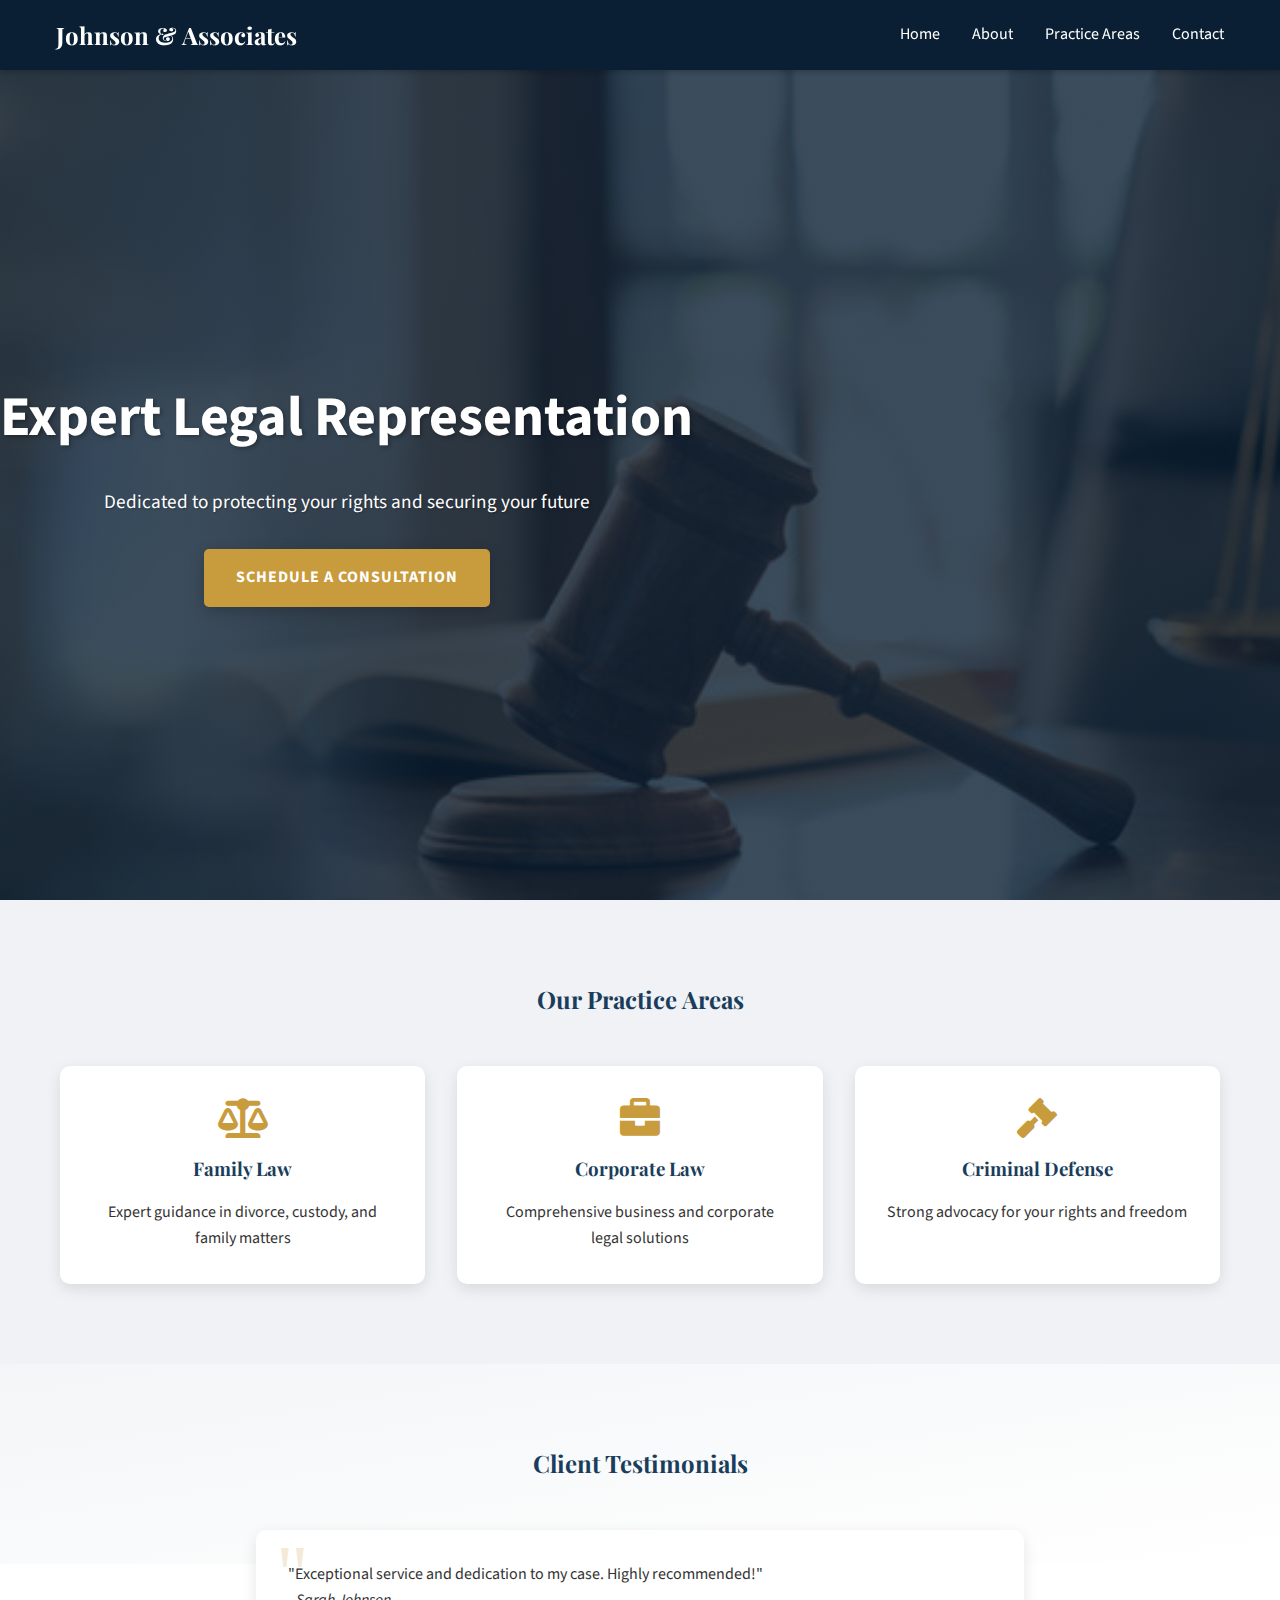
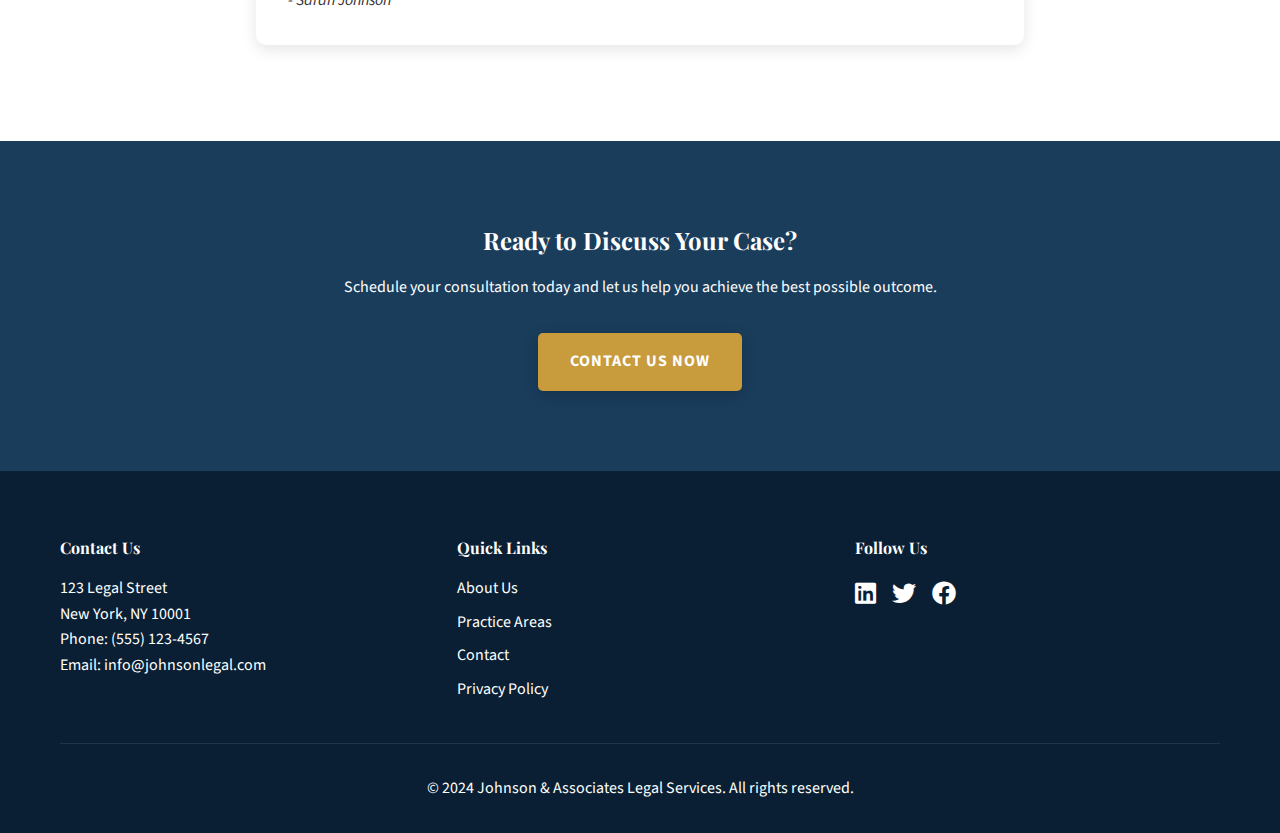
<file: index.html>
<!DOCTYPE html>
<html lang="en">
<head>
    <meta charset="UTF-8">
    <meta name="viewport" content="width=device-width, initial-scale=1.0">
    <meta name="description" content="Expert legal representation with a focus on client success. Schedule your consultation today.">
    <title>Johnson & Associates Legal Services</title>
    <link rel="stylesheet" href="css/style.css">
    <link rel="stylesheet" href="https://cdnjs.cloudflare.com/ajax/libs/font-awesome/6.0.0/css/all.min.css">
    <link href="https://fonts.googleapis.com/css2?family=Playfair+Display:wght@400;700&family=Source+Sans+Pro:wght@300;400;600&display=swap" rel="stylesheet">
</head>
<body>
    <header class="header">
        <nav class="nav-container">
            <div class="logo">
                <a href="index.html">Johnson & Associates</a>
            </div>
            <button class="mobile-menu-toggle" aria-label="Toggle Menu">
                <span></span>
                <span></span>
                <span></span>
            </button>
            <ul class="nav-links">
                <li><a href="index.html" class="active">Home</a></li>
                <li><a href="about.html">About</a></li>
                <li><a href="practice-areas.html">Practice Areas</a></li>
                <li><a href="contact.html">Contact</a></li>
            </ul>
        </nav>
    </header>

    <main>
        <section class="hero">
            <div class="hero-content">
                <h1>Expert Legal Representation</h1>
                <p>Dedicated to protecting your rights and securing your future</p>
                <a href="contact.html" class="cta-button">Schedule a Consultation</a>
            </div>
        </section>

        <section class="services">
            <div class="container">
                <h2>Our Practice Areas</h2>
                <div class="services-grid">
                    <div class="service-card">
                        <i class="fas fa-balance-scale"></i>
                        <h3>Family Law</h3>
                        <p>Expert guidance in divorce, custody, and family matters</p>
                    </div>
                    <div class="service-card">
                        <i class="fas fa-briefcase"></i>
                        <h3>Corporate Law</h3>
                        <p>Comprehensive business and corporate legal solutions</p>
                    </div>
                    <div class="service-card">
                        <i class="fas fa-gavel"></i>
                        <h3>Criminal Defense</h3>
                        <p>Strong advocacy for your rights and freedom</p>
                    </div>
                </div>
            </div>
        </section>

        <section class="testimonials">
            <div class="container">
                <h2>Client Testimonials</h2>
                <div class="testimonials-slider">
                    <div class="testimonial">
                        <p>"Exceptional service and dedication to my case. Highly recommended!"</p>
                        <cite>- Sarah Johnson</cite>
                    </div>
                    <div class="testimonial">
                        <p>"Professional, knowledgeable, and truly cares about clients."</p>
                        <cite>- Michael Smith</cite>
                    </div>
                </div>
            </div>
        </section>

        <section class="cta-section">
            <div class="container">
                <h2>Ready to Discuss Your Case?</h2>
                <p>Schedule your consultation today and let us help you achieve the best possible outcome.</p>
                <a href="contact.html" class="cta-button">Contact Us Now</a>
            </div>
        </section>
    </main>

    <footer class="footer">
        <div class="container">
            <div class="footer-content">
                <div class="footer-section">
                    <h4>Contact Us</h4>
                    <p>123 Legal Street</p>
                    <p>New York, NY 10001</p>
                    <p>Phone: (555) 123-4567</p>
                    <p>Email: info@johnsonlegal.com</p>
                </div>
                <div class="footer-section">
                    <h4>Quick Links</h4>
                    <ul>
                        <li><a href="about.html">About Us</a></li>
                        <li><a href="practice-areas.html">Practice Areas</a></li>
                        <li><a href="contact.html">Contact</a></li>
                        <li><a href="#">Privacy Policy</a></li>
                    </ul>
                </div>
                <div class="footer-section">
                    <h4>Follow Us</h4>
                    <div class="social-links">
                        <a href="#" aria-label="LinkedIn"><i class="fab fa-linkedin"></i></a>
                        <a href="#" aria-label="Twitter"><i class="fab fa-twitter"></i></a>
                        <a href="#" aria-label="Facebook"><i class="fab fa-facebook"></i></a>
                    </div>
                </div>
            </div>
            <div class="footer-bottom">
                <p>&copy; 2024 Johnson & Associates Legal Services. All rights reserved.</p>
            </div>
        </div>
    </footer>

    <script src="js/main.js"></script>
</body>
</html>
</file>
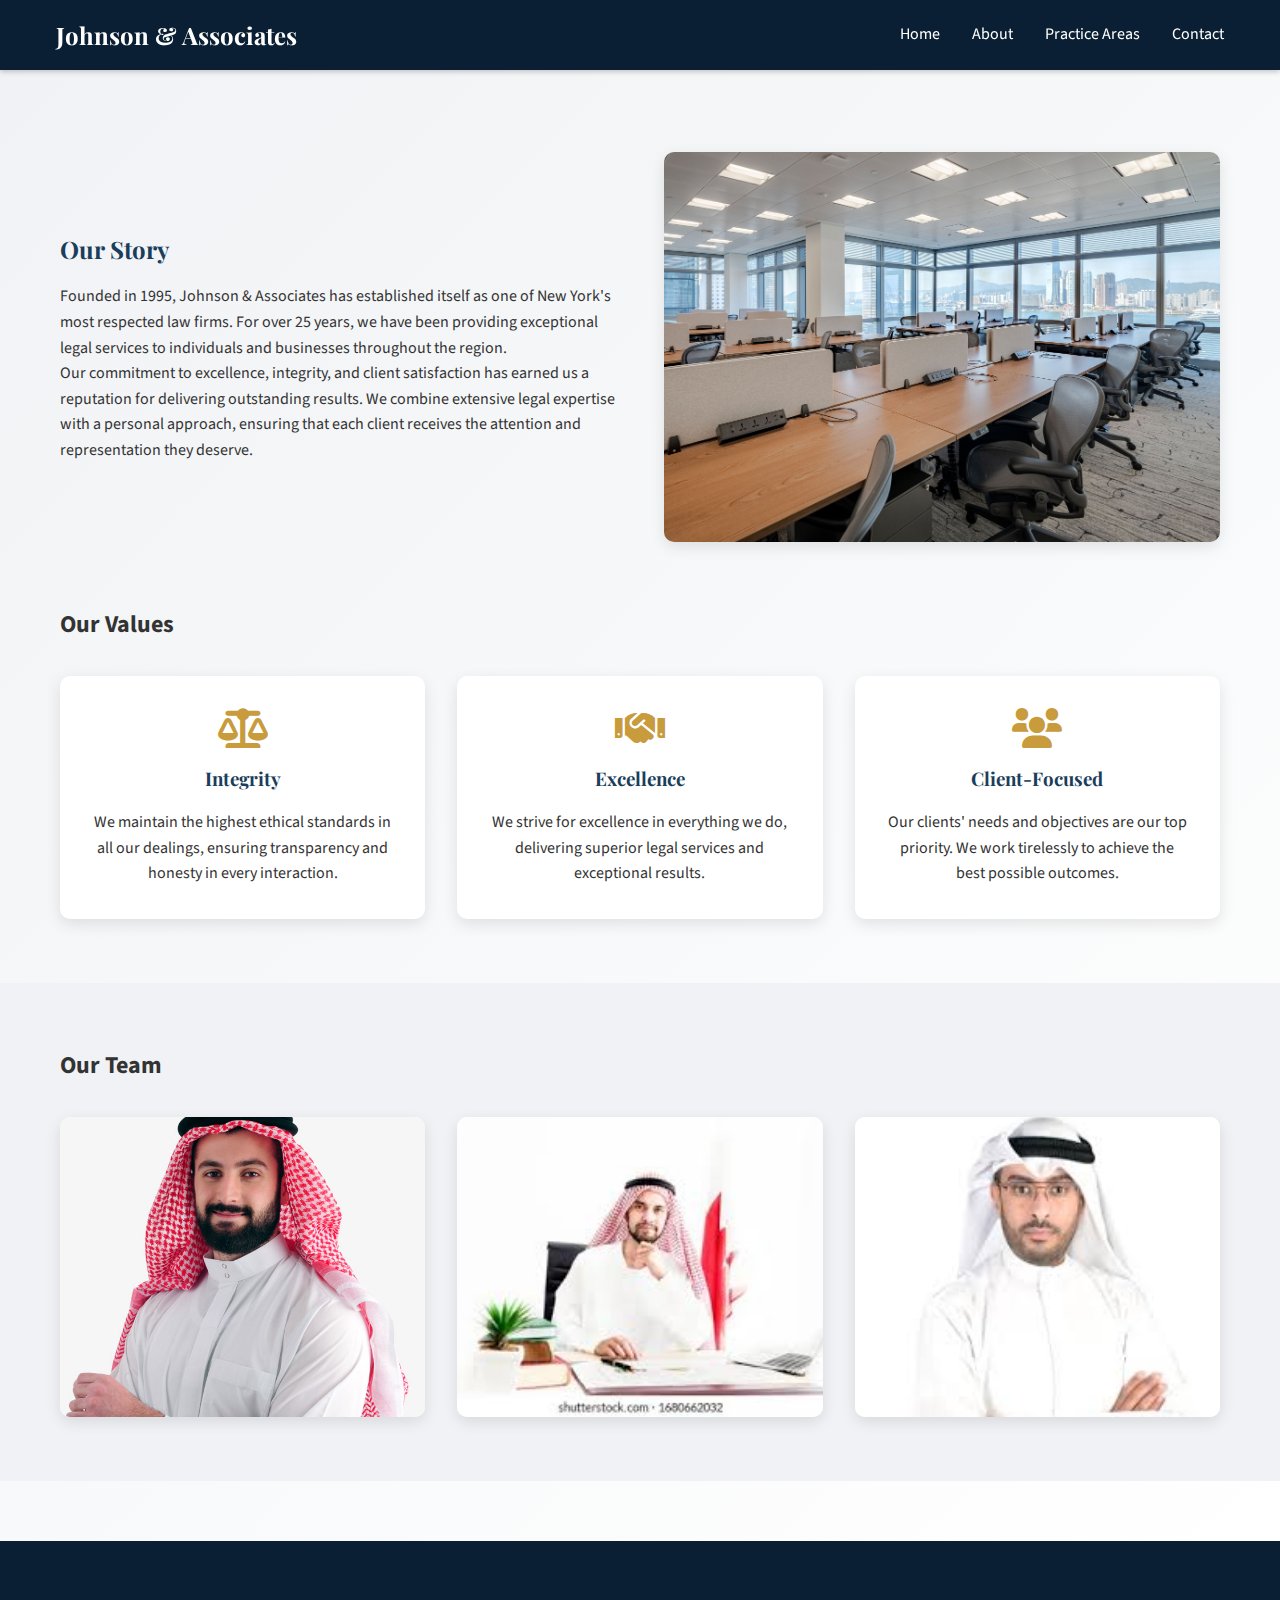
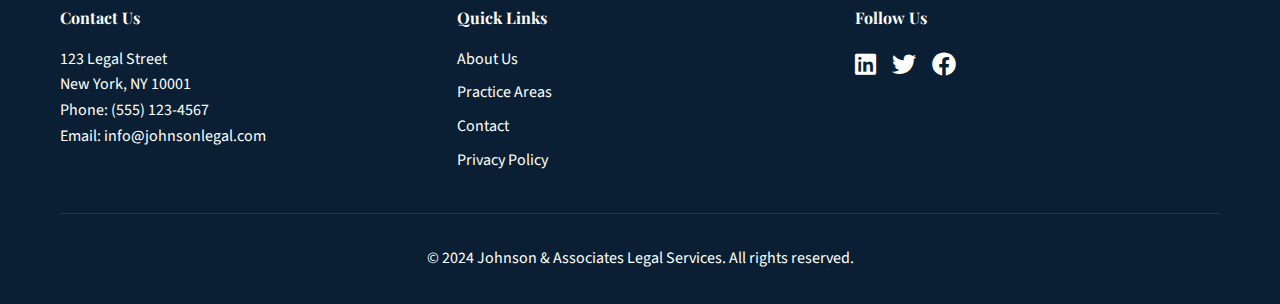
<file: about.html>
<!DOCTYPE html>
<html lang="en">
<head>
    <meta charset="UTF-8">
    <meta name="viewport" content="width=device-width, initial-scale=1.0">
    <meta name="description" content="Learn about Johnson & Associates Legal Services. Our experienced team of attorneys is dedicated to providing exceptional legal representation.">
    <title>About Us - Johnson & Associates Legal Services</title>
    <link rel="stylesheet" href="css/style.css">
    <link rel="stylesheet" href="https://cdnjs.cloudflare.com/ajax/libs/font-awesome/6.0.0/css/all.min.css">
    <link href="https://fonts.googleapis.com/css2?family=Playfair+Display:wght@400;700&family=Source+Sans+Pro:wght@300;400;600&display=swap" rel="stylesheet">
    <style>
        .about-page {
            padding: 120px 0 60px;
        }
        
        .about-section {
            margin-bottom: 4rem;
        }
        
        .about-grid {
            display: grid;
            grid-template-columns: 1fr 1fr;
            gap: 3rem;
            align-items: center;
            margin-top: 2rem;
        }
        
        .about-image {
            border-radius: 10px;
            overflow: hidden;
            box-shadow: 0 5px 15px rgba(0, 0, 0, 0.1);
        }
        
        .about-image img {
            width: 100%;
            height: auto;
            display: block;
        }
        
        .about-content h2 {
            color: var(--primary-color);
            font-family: var(--font-heading);
            margin-bottom: 1rem;
        }
        
        .values-grid {
            display: grid;
            grid-template-columns: repeat(auto-fit, minmax(250px, 1fr));
            gap: 2rem;
            margin-top: 2rem;
        }
        
        .value-card {
            background: white;
            padding: 2rem;
            border-radius: 10px;
            box-shadow: 0 5px 15px rgba(0, 0, 0, 0.1);
            text-align: center;
            transition: transform 0.3s ease;
        }
        
        .value-card:hover {
            transform: translateY(-5px);
        }
        
        .value-card i {
            font-size: 2.5rem;
            color: var(--accent-color);
            margin-bottom: 1rem;
        }
        
        .value-card h3 {
            color: var(--primary-color);
            font-family: var(--font-heading);
            margin-bottom: 1rem;
        }
        
        .team-section {
            background-color: var(--secondary-color);
            padding: 4rem 0;
        }
        
        .team-grid {
            display: grid;
            grid-template-columns: repeat(auto-fit, minmax(280px, 1fr));
            gap: 2rem;
            margin-top: 2rem;
        }
        
        .team-member {
            background: white;
            border-radius: 10px;
            overflow: hidden;
            box-shadow: 0 5px 15px rgba(0, 0, 0, 0.1);
            transition: transform 0.3s ease;
        }
        
        .team-member:hover {
            transform: translateY(-5px);
        }
        
        .team-member-image {
            height: 300px;
            overflow: hidden;
        }
        
        .team-member-image img {
            width: 100%;
            height: 100%;
            object-fit: cover;
        }
        
        .team-member-info {
            padding: 1.5rem;
            text-align: center;
        }
        
        .team-member-info h3 {
            color: var(--primary-color);
            font-family: var(--font-heading);
            margin-bottom: 0.5rem;
        }
        
        .team-member-info p {
            color: var(--accent-color);
            font-weight: 600;
            margin-bottom: 1rem;
        }
        
        @media (max-width: 768px) {
            .about-grid {
                grid-template-columns: 1fr;
            }
            
            .about-image {
                order: -1;
            }
        }
    </style>
</head>
<body>
    <header class="header">
        <nav class="nav-container">
            <div class="logo">
                <a href="index.html">Johnson & Associates</a>
            </div>
            <button class="mobile-menu-toggle" aria-label="Toggle Menu">
                <span></span>
                <span></span>
                <span></span>
            </button>
            <ul class="nav-links">
                <li><a href="index.html">Home</a></li>
                <li><a href="about.html" class="active">About</a></li>
                <li><a href="practice-areas.html">Practice Areas</a></li>
                <li><a href="contact.html">Contact</a></li>
            </ul>
        </nav>
    </header>

    <main>
        <section class="about-page">
            <div class="container">
                <div class="about-section">
                    <div class="about-grid">
                        <div class="about-content">
                            <h2>Our Story</h2>
                            <p>Founded in 1995, Johnson & Associates has established itself as one of New York's most respected law firms. For over 25 years, we have been providing exceptional legal services to individuals and businesses throughout the region.</p>
                            <p>Our commitment to excellence, integrity, and client satisfaction has earned us a reputation for delivering outstanding results. We combine extensive legal expertise with a personal approach, ensuring that each client receives the attention and representation they deserve.</p>
                        </div>
                        <div class="about-image">
                            <img src="images/office.jpg" alt="Johnson & Associates Office" loading="lazy">
                        </div>
                    </div>
                </div>

                <div class="about-section">
                    <h2>Our Values</h2>
                    <div class="values-grid">
                        <div class="value-card">
                            <i class="fas fa-balance-scale"></i>
                            <h3>Integrity</h3>
                            <p>We maintain the highest ethical standards in all our dealings, ensuring transparency and honesty in every interaction.</p>
                        </div>
                        <div class="value-card">
                            <i class="fas fa-handshake"></i>
                            <h3>Excellence</h3>
                            <p>We strive for excellence in everything we do, delivering superior legal services and exceptional results.</p>
                        </div>
                        <div class="value-card">
                            <i class="fas fa-users"></i>
                            <h3>Client-Focused</h3>
                            <p>Our clients' needs and objectives are our top priority. We work tirelessly to achieve the best possible outcomes.</p>
                        </div>
                    </div>
                </div>
            </div>

            <div class="team-section">
                <div class="container">
                    <h2>Our Team</h2>
                    <div class="team-grid">
                        <div class="team-member">
                            <div class="team-member-image">
                                <img src="images/lawyer1.jpg" alt="Sarah Johnson" loading="lazy">
                            </div>
                            <div class="team-member-info">
                                <h3>Sarah Johnson</h3>
                                <p>Founding Partner</p>
                                <p>Specializing in Corporate Law and Business Litigation with over 25 years of experience.</p>
                            </div>
                        </div>
                        <div class="team-member">
                            <div class="team-member-image">
                                <img src="images/lawyer2.jpg" alt="Michael Thompson" loading="lazy">
                            </div>
                            <div class="team-member-info">
                                <h3>Michael Thompson</h3>
                                <p>Senior Partner</p>
                                <p>Expert in Family Law and Estate Planning with a track record of successful cases.</p>
                            </div>
                        </div>
                        <div class="team-member">
                            <div class="team-member-image">
                                <img src="images/lawyer3.jpg" alt="Emily Rodriguez" loading="lazy">
                            </div>
                            <div class="team-member-info">
                                <h3>Emily Rodriguez</h3>
                                <p>Partner</p>
                                <p>Specializing in Criminal Defense and Civil Rights with a passion for justice.</p>
                            </div>
                        </div>
                    </div>
                </div>
            </div>
        </section>
    </main>

    <footer class="footer">
        <div class="container">
            <div class="footer-content">
                <div class="footer-section">
                    <h4>Contact Us</h4>
                    <p>123 Legal Street</p>
                    <p>New York, NY 10001</p>
                    <p>Phone: (555) 123-4567</p>
                    <p>Email: info@johnsonlegal.com</p>
                </div>
                <div class="footer-section">
                    <h4>Quick Links</h4>
                    <ul>
                        <li><a href="about.html">About Us</a></li>
                        <li><a href="practice-areas.html">Practice Areas</a></li>
                        <li><a href="contact.html">Contact</a></li>
                        <li><a href="#">Privacy Policy</a></li>
                    </ul>
                </div>
                <div class="footer-section">
                    <h4>Follow Us</h4>
                    <div class="social-links">
                        <a href="#" aria-label="LinkedIn"><i class="fab fa-linkedin"></i></a>
                        <a href="#" aria-label="Twitter"><i class="fab fa-twitter"></i></a>
                        <a href="#" aria-label="Facebook"><i class="fab fa-facebook"></i></a>
                    </div>
                </div>
            </div>
            <div class="footer-bottom">
                <p>&copy; 2024 Johnson & Associates Legal Services. All rights reserved.</p>
            </div>
        </div>
    </footer>

    <script src="js/main.js"></script>
</body>
</html>
</file>
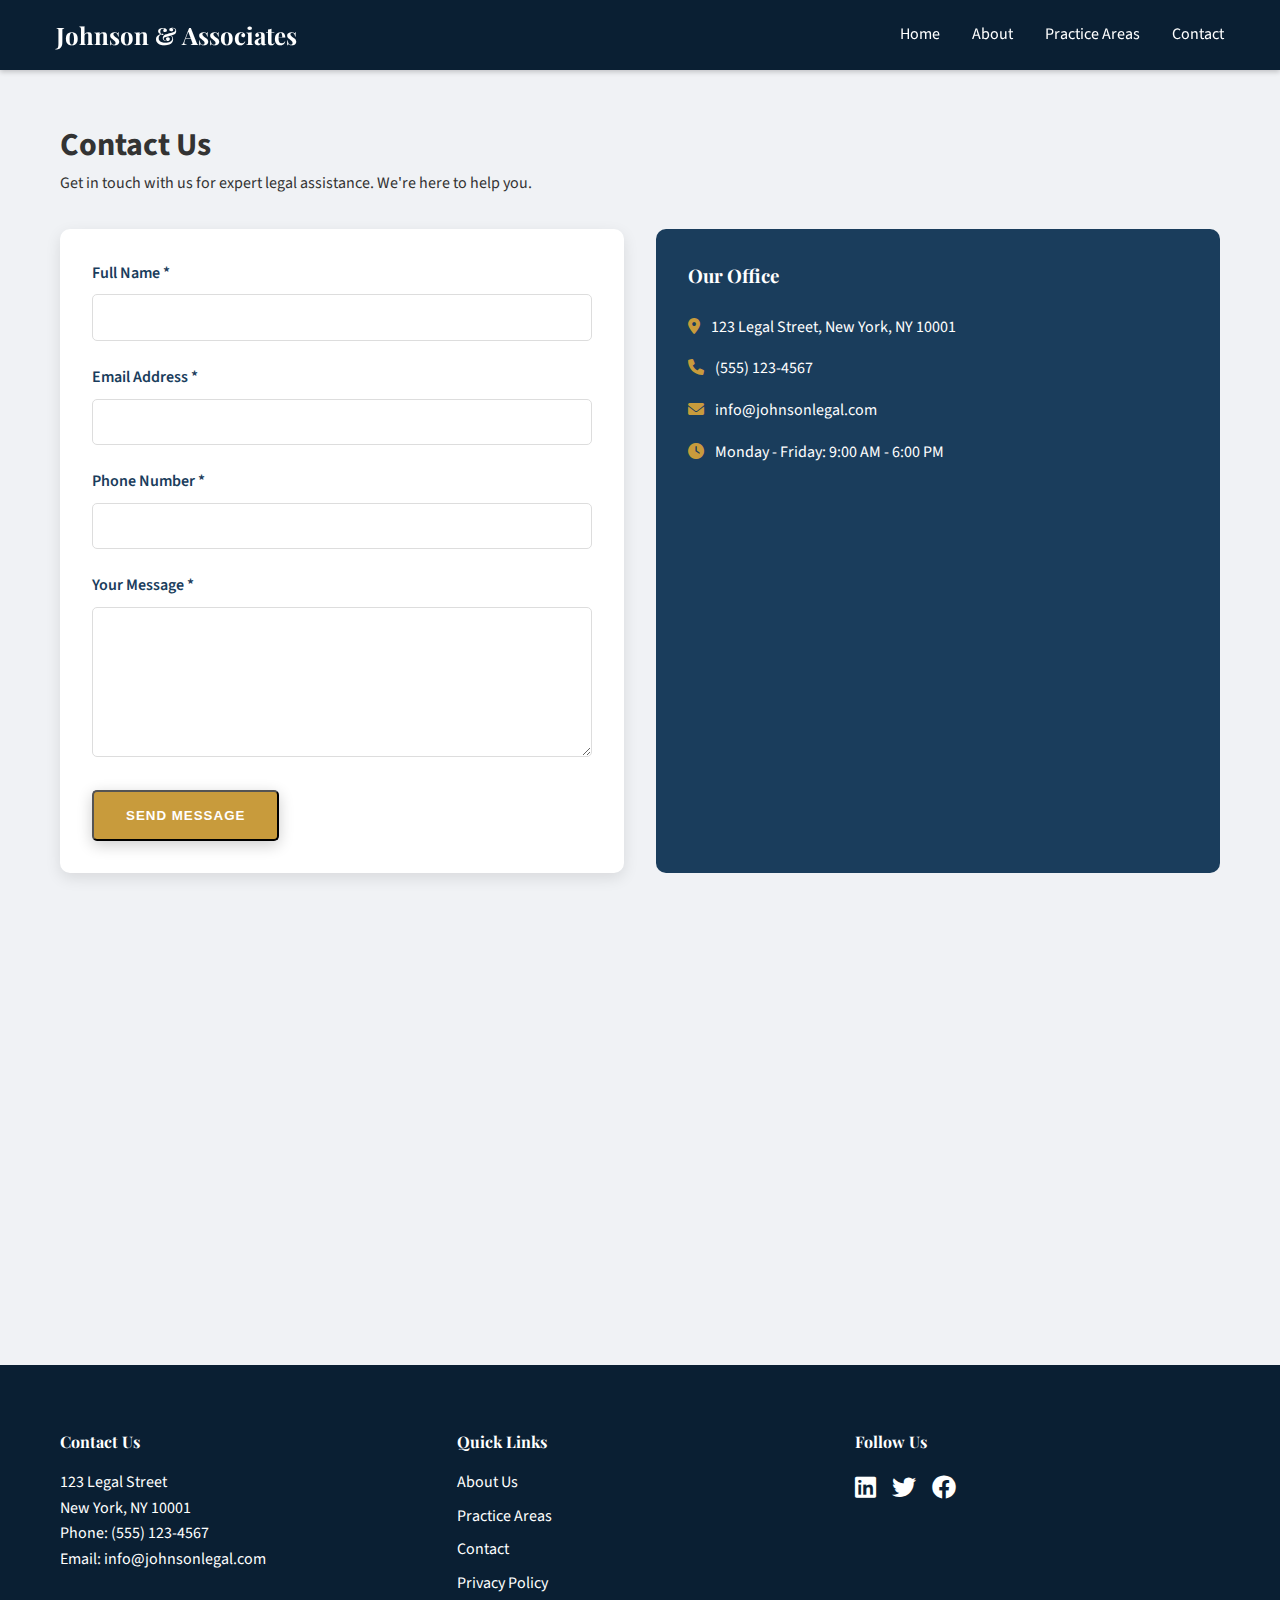
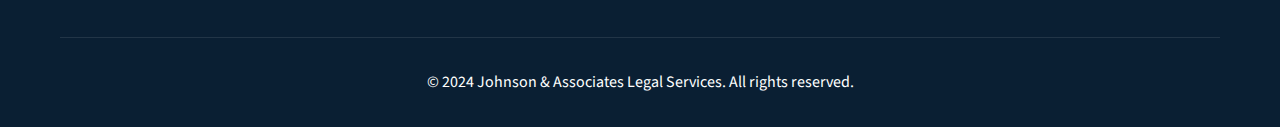
<file: contact.html>
<!DOCTYPE html>
<html lang="en">
<head>
    <meta charset="UTF-8">
    <meta name="viewport" content="width=device-width, initial-scale=1.0">
    <meta name="description" content="Contact Johnson & Associates Legal Services for expert legal representation. Schedule your consultation today.">
    <title>Contact Us - Johnson & Associates Legal Services</title>
    <link rel="stylesheet" href="css/style.css">
    <link rel="stylesheet" href="https://cdnjs.cloudflare.com/ajax/libs/font-awesome/6.0.0/css/all.min.css">
    <link href="https://fonts.googleapis.com/css2?family=Playfair+Display:wght@400;700&family=Source+Sans+Pro:wght@300;400;600&display=swap" rel="stylesheet">
    <style>
        .contact-page {
            padding: 120px 0 60px;
        }
        
        .contact-grid {
            display: grid;
            grid-template-columns: 1fr 1fr;
            gap: 2rem;
            margin-top: 2rem;
        }
        
        .contact-form {
            background: white;
            padding: 2rem;
            border-radius: 10px;
            box-shadow: 0 5px 15px rgba(0, 0, 0, 0.1);
        }
        
        .form-group {
            margin-bottom: 1.5rem;
        }
        
        .form-group label {
            display: block;
            margin-bottom: 0.5rem;
            color: var(--primary-color);
            font-weight: 600;
        }
        
        .form-group input,
        .form-group textarea {
            width: 100%;
            padding: 0.8rem;
            border: 1px solid #ddd;
            border-radius: 5px;
            font-family: var(--font-body);
        }
        
        .form-group input:focus,
        .form-group textarea:focus {
            outline: none;
            border-color: var(--accent-color);
        }
        
        .form-group textarea {
            height: 150px;
            resize: vertical;
        }
        
        .contact-info {
            background: var(--primary-color);
            color: var(--light-text);
            padding: 2rem;
            border-radius: 10px;
        }
        
        .contact-info h3 {
            font-family: var(--font-heading);
            margin-bottom: 1.5rem;
        }
        
        .contact-info p {
            margin-bottom: 1rem;
        }
        
        .contact-info i {
            margin-right: 0.5rem;
            color: var(--accent-color);
        }
        
        .map-container {
            margin-top: 2rem;
            height: 400px;
            border-radius: 10px;
            overflow: hidden;
        }
        
        @media (max-width: 768px) {
            .contact-grid {
                grid-template-columns: 1fr;
            }
        }
        
        .error {
            border-color: #ff4444 !important;
        }
        
        .success-message {
            color: #28a745;
            margin-top: 1rem;
            display: none;
        }
    </style>
</head>
<body>
    <header class="header">
        <nav class="nav-container">
            <div class="logo">
                <a href="index.html">Johnson & Associates</a>
            </div>
            <button class="mobile-menu-toggle" aria-label="Toggle Menu">
                <span></span>
                <span></span>
                <span></span>
            </button>
            <ul class="nav-links">
                <li><a href="index.html">Home</a></li>
                <li><a href="about.html">About</a></li>
                <li><a href="practice-areas.html">Practice Areas</a></li>
                <li><a href="contact.html" class="active">Contact</a></li>
            </ul>
        </nav>
    </header>

    <main>
        <section class="contact-page">
            <div class="container">
                <h1>Contact Us</h1>
                <p>Get in touch with us for expert legal assistance. We're here to help you.</p>
                
                <div class="contact-grid">
                    <div class="contact-form">
                        <form id="contact-form">
                            <div class="form-group">
                                <label for="name">Full Name *</label>
                                <input type="text" id="name" name="name" required>
                            </div>
                            <div class="form-group">
                                <label for="email">Email Address *</label>
                                <input type="email" id="email" name="email" required>
                            </div>
                            <div class="form-group">
                                <label for="phone">Phone Number *</label>
                                <input type="tel" id="phone" name="phone" required>
                            </div>
                            <div class="form-group">
                                <label for="message">Your Message *</label>
                                <textarea id="message" name="message" required></textarea>
                            </div>
                            <button type="submit" class="cta-button">Send Message</button>
                            <div class="success-message">Thank you for your message. We will contact you soon!</div>
                        </form>
                    </div>
                    
                    <div class="contact-info">
                        <h3>Our Office</h3>
                        <p><i class="fas fa-map-marker-alt"></i> 123 Legal Street, New York, NY 10001</p>
                        <p><i class="fas fa-phone"></i> (555) 123-4567</p>
                        <p><i class="fas fa-envelope"></i> info@johnsonlegal.com</p>
                        <p><i class="fas fa-clock"></i> Monday - Friday: 9:00 AM - 6:00 PM</p>
                    </div>
                </div>
                
                <div class="map-container">
                    <iframe
                        src="https://www.google.com/maps/embed?pb=!1m18!1m12!1m3!1d193595.15830869428!2d-74.11976397304605!3d40.697403441436425!2m3!1f0!2f0!3f0!3m2!1i1024!2i768!4f13.1!3m3!1m2!1s0x89c24fa5d33f083b%3A0xc80b8f06e177fe62!2sNew%20York%2C%20NY%2C%20USA!5e0!3m2!1sen!2s!4v1645564749012!5m2!1sen!2s"
                        width="100%"
                        height="100%"
                        style="border:0;"
                        allowfullscreen=""
                        loading="lazy">
                    </iframe>
                </div>
            </div>
        </section>
    </main>

    <footer class="footer">
        <div class="container">
            <div class="footer-content">
                <div class="footer-section">
                    <h4>Contact Us</h4>
                    <p>123 Legal Street</p>
                    <p>New York, NY 10001</p>
                    <p>Phone: (555) 123-4567</p>
                    <p>Email: info@johnsonlegal.com</p>
                </div>
                <div class="footer-section">
                    <h4>Quick Links</h4>
                    <ul>
                        <li><a href="about.html">About Us</a></li>
                        <li><a href="practice-areas.html">Practice Areas</a></li>
                        <li><a href="contact.html">Contact</a></li>
                        <li><a href="#">Privacy Policy</a></li>
                    </ul>
                </div>
                <div class="footer-section">
                    <h4>Follow Us</h4>
                    <div class="social-links">
                        <a href="#" aria-label="LinkedIn"><i class="fab fa-linkedin"></i></a>
                        <a href="#" aria-label="Twitter"><i class="fab fa-twitter"></i></a>
                        <a href="#" aria-label="Facebook"><i class="fab fa-facebook"></i></a>
                    </div>
                </div>
            </div>
            <div class="footer-bottom">
                <p>&copy; 2024 Johnson & Associates Legal Services. All rights reserved.</p>
            </div>
        </div>
    </footer>

    <script src="js/main.js"></script>
</body>
</html>
</file>
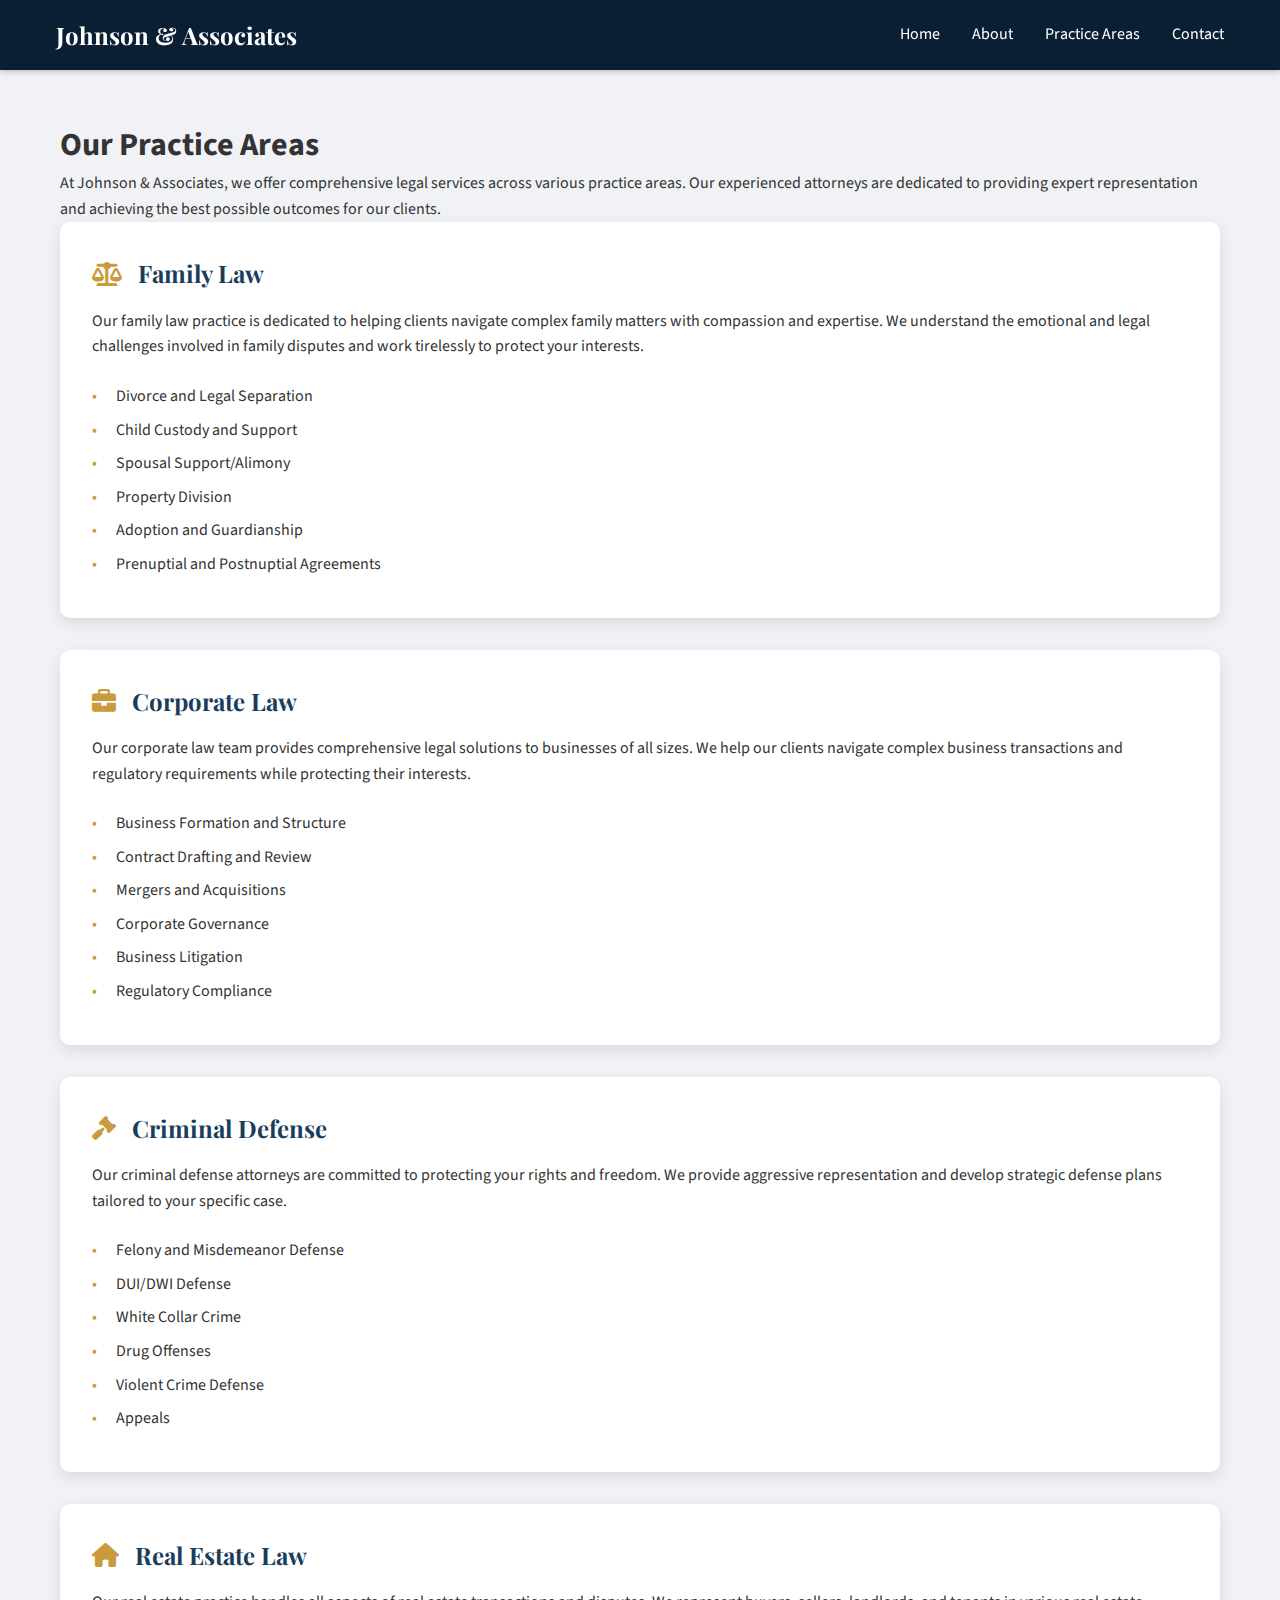
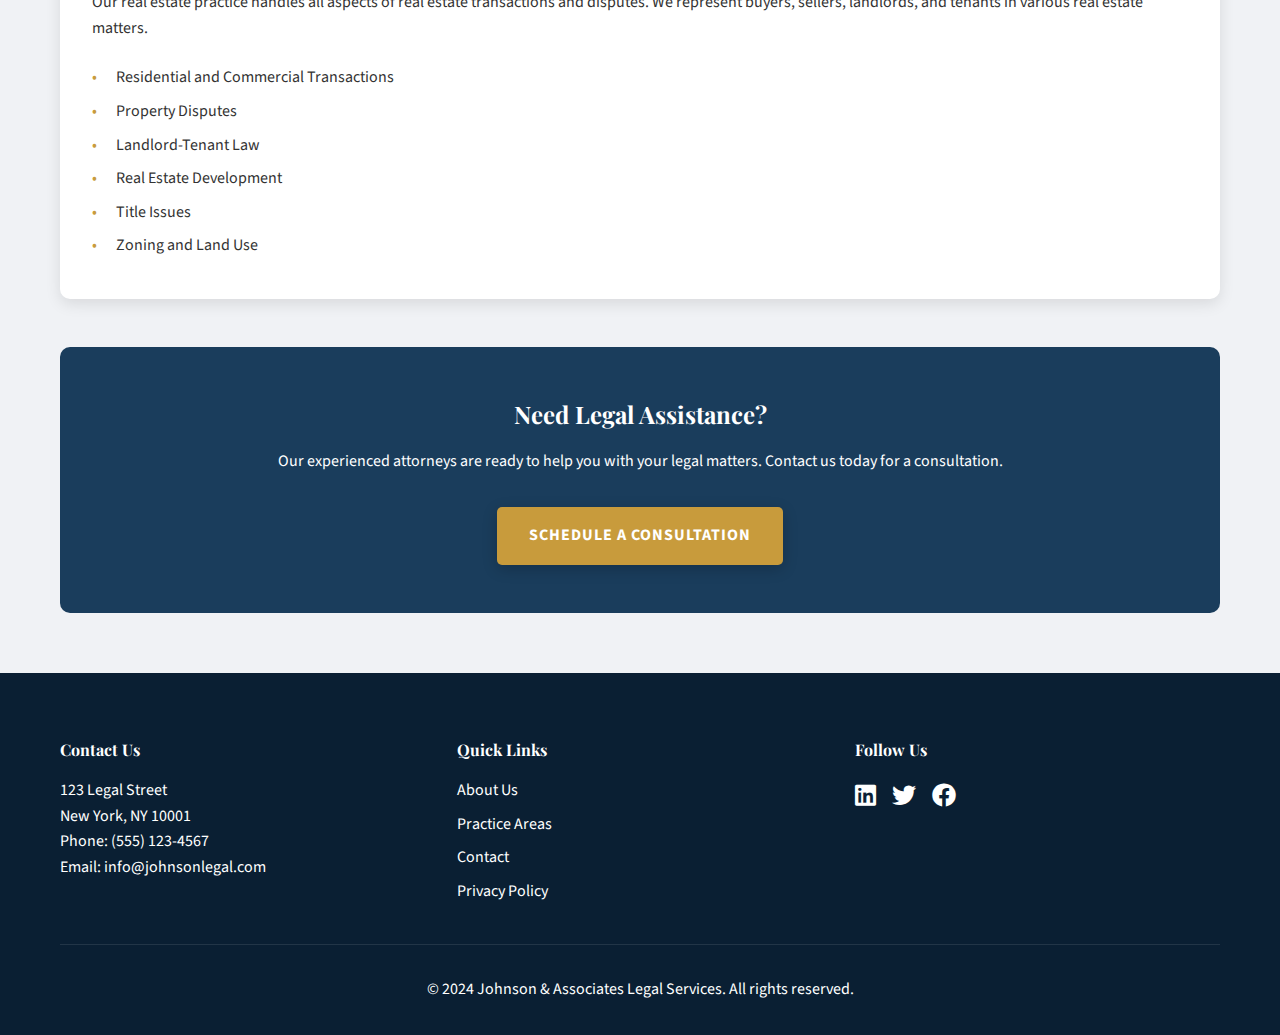
<file: practice-areas.html>
<!DOCTYPE html>
<html lang="en">
<head>
    <meta charset="UTF-8">
    <meta name="viewport" content="width=device-width, initial-scale=1.0">
    <meta name="description" content="Explore our comprehensive legal services at Johnson & Associates. Expert representation in family law, corporate law, criminal defense, and more.">
    <title>Practice Areas - Johnson & Associates Legal Services</title>
    <link rel="stylesheet" href="css/style.css">
    <link rel="stylesheet" href="https://cdnjs.cloudflare.com/ajax/libs/font-awesome/6.0.0/css/all.min.css">
    <link href="https://fonts.googleapis.com/css2?family=Playfair+Display:wght@400;700&family=Source+Sans+Pro:wght@300;400;600&display=swap" rel="stylesheet">
    <style>
        .practice-areas-page {
            padding: 120px 0 60px;
        }
        
        .practice-area {
            background: white;
            border-radius: 10px;
            box-shadow: 0 5px 15px rgba(0, 0, 0, 0.1);
            margin-bottom: 2rem;
            overflow: hidden;
            transition: transform 0.3s ease;
        }
        
        .practice-area:hover {
            transform: translateY(-5px);
        }
        
        .practice-area-content {
            padding: 2rem;
        }
        
        .practice-area h2 {
            color: var(--primary-color);
            font-family: var(--font-heading);
            margin-bottom: 1rem;
            display: flex;
            align-items: center;
            gap: 1rem;
        }
        
        .practice-area h2 i {
            color: var(--accent-color);
        }
        
        .practice-area-list {
            list-style: none;
            margin-top: 1.5rem;
        }
        
        .practice-area-list li {
            margin-bottom: 0.5rem;
            padding-left: 1.5rem;
            position: relative;
        }
        
        .practice-area-list li:before {
            content: "•";
            color: var(--accent-color);
            position: absolute;
            left: 0;
        }
        
        .cta-box {
            background: var(--primary-color);
            color: var(--light-text);
            padding: 3rem;
            border-radius: 10px;
            text-align: center;
            margin-top: 3rem;
        }
        
        .cta-box h2 {
            font-family: var(--font-heading);
            margin-bottom: 1rem;
        }
        
        .cta-box p {
            margin-bottom: 2rem;
        }
        
        @media (max-width: 768px) {
            .practice-area-content {
                padding: 1.5rem;
            }
            
            .cta-box {
                padding: 2rem;
            }
        }
    </style>
</head>
<body>
    <header class="header">
        <nav class="nav-container">
            <div class="logo">
                <a href="index.html">Johnson & Associates</a>
            </div>
            <button class="mobile-menu-toggle" aria-label="Toggle Menu">
                <span></span>
                <span></span>
                <span></span>
            </button>
            <ul class="nav-links">
                <li><a href="index.html">Home</a></li>
                <li><a href="about.html">About</a></li>
                <li><a href="practice-areas.html" class="active">Practice Areas</a></li>
                <li><a href="contact.html">Contact</a></li>
            </ul>
        </nav>
    </header>

    <main>
        <section class="practice-areas-page">
            <div class="container">
                <h1>Our Practice Areas</h1>
                <p>At Johnson & Associates, we offer comprehensive legal services across various practice areas. Our experienced attorneys are dedicated to providing expert representation and achieving the best possible outcomes for our clients.</p>
                
                <div class="practice-area">
                    <div class="practice-area-content">
                        <h2><i class="fas fa-balance-scale"></i> Family Law</h2>
                        <p>Our family law practice is dedicated to helping clients navigate complex family matters with compassion and expertise. We understand the emotional and legal challenges involved in family disputes and work tirelessly to protect your interests.</p>
                        <ul class="practice-area-list">
                            <li>Divorce and Legal Separation</li>
                            <li>Child Custody and Support</li>
                            <li>Spousal Support/Alimony</li>
                            <li>Property Division</li>
                            <li>Adoption and Guardianship</li>
                            <li>Prenuptial and Postnuptial Agreements</li>
                        </ul>
                    </div>
                </div>
                
                <div class="practice-area">
                    <div class="practice-area-content">
                        <h2><i class="fas fa-briefcase"></i> Corporate Law</h2>
                        <p>Our corporate law team provides comprehensive legal solutions to businesses of all sizes. We help our clients navigate complex business transactions and regulatory requirements while protecting their interests.</p>
                        <ul class="practice-area-list">
                            <li>Business Formation and Structure</li>
                            <li>Contract Drafting and Review</li>
                            <li>Mergers and Acquisitions</li>
                            <li>Corporate Governance</li>
                            <li>Business Litigation</li>
                            <li>Regulatory Compliance</li>
                        </ul>
                    </div>
                </div>
                
                <div class="practice-area">
                    <div class="practice-area-content">
                        <h2><i class="fas fa-gavel"></i> Criminal Defense</h2>
                        <p>Our criminal defense attorneys are committed to protecting your rights and freedom. We provide aggressive representation and develop strategic defense plans tailored to your specific case.</p>
                        <ul class="practice-area-list">
                            <li>Felony and Misdemeanor Defense</li>
                            <li>DUI/DWI Defense</li>
                            <li>White Collar Crime</li>
                            <li>Drug Offenses</li>
                            <li>Violent Crime Defense</li>
                            <li>Appeals</li>
                        </ul>
                    </div>
                </div>
                
                <div class="practice-area">
                    <div class="practice-area-content">
                        <h2><i class="fas fa-home"></i> Real Estate Law</h2>
                        <p>Our real estate practice handles all aspects of real estate transactions and disputes. We represent buyers, sellers, landlords, and tenants in various real estate matters.</p>
                        <ul class="practice-area-list">
                            <li>Residential and Commercial Transactions</li>
                            <li>Property Disputes</li>
                            <li>Landlord-Tenant Law</li>
                            <li>Real Estate Development</li>
                            <li>Title Issues</li>
                            <li>Zoning and Land Use</li>
                        </ul>
                    </div>
                </div>
                
                <div class="cta-box">
                    <h2>Need Legal Assistance?</h2>
                    <p>Our experienced attorneys are ready to help you with your legal matters. Contact us today for a consultation.</p>
                    <a href="contact.html" class="cta-button">Schedule a Consultation</a>
                </div>
            </div>
        </section>
    </main>

    <footer class="footer">
        <div class="container">
            <div class="footer-content">
                <div class="footer-section">
                    <h4>Contact Us</h4>
                    <p>123 Legal Street</p>
                    <p>New York, NY 10001</p>
                    <p>Phone: (555) 123-4567</p>
                    <p>Email: info@johnsonlegal.com</p>
                </div>
                <div class="footer-section">
                    <h4>Quick Links</h4>
                    <ul>
                        <li><a href="about.html">About Us</a></li>
                        <li><a href="practice-areas.html">Practice Areas</a></li>
                        <li><a href="contact.html">Contact</a></li>
                        <li><a href="#">Privacy Policy</a></li>
                    </ul>
                </div>
                <div class="footer-section">
                    <h4>Follow Us</h4>
                    <div class="social-links">
                        <a href="#" aria-label="LinkedIn"><i class="fab fa-linkedin"></i></a>
                        <a href="#" aria-label="Twitter"><i class="fab fa-twitter"></i></a>
                        <a href="#" aria-label="Facebook"><i class="fab fa-facebook"></i></a>
                    </div>
                </div>
            </div>
            <div class="footer-bottom">
                <p>&copy; 2024 Johnson & Associates Legal Services. All rights reserved.</p>
            </div>
        </div>
    </footer>

    <script src="js/main.js"></script>
</body>
</html>
</file>
<file: css/style.css>
:root {
    --primary-color: #1a3d5c;
    --secondary-color: #f0f2f5;
    --accent-color: #c89b3c;
    --text-color: #333333;
    --light-text: #ffffff;
    --background-light: #ffffff;
    --background-dark: #0a1f33;
    --font-heading: 'Playfair Display', serif;
    --font-body: 'Source Sans Pro', sans-serif;
}

* {
    margin: 0;
    padding: 0;
    box-sizing: border-box;
}

html {
    scroll-behavior: smooth;
}

body {
    font-family: var(--font-body);
    line-height: 1.6;
    color: var(--text-color);
    background-color: var(--background-light);
}

.container {
    max-width: 1200px;
    margin: 0 auto;
    padding: 0 20px;
}

/* Header Styles */
.header {
    background-color: var(--background-dark);
    position: fixed;
    width: 100%;
    top: 0;
    z-index: 1000;
    box-shadow: 0 2px 5px rgba(0, 0, 0, 0.2);
}

.nav-container {
    display: flex;
    justify-content: space-between;
    align-items: center;
    padding: 1rem;
    max-width: 1200px;
    margin: 0 auto;
}

.logo a {
    color: var(--light-text);
    text-decoration: none;
    font-family: var(--font-heading);
    font-size: 1.5rem;
    font-weight: 700;
}

.nav-links {
    display: flex;
    list-style: none;
    gap: 2rem;
}

.nav-links a {
    color: var(--light-text);
    text-decoration: none;
    font-weight: 400;
    transition: color 0.3s ease;
}

.nav-links a:hover {
    color: var(--accent-color);
}

.mobile-menu-toggle {
    display: none;
}

/* Hero Section */
.hero {
    height: 100vh;
    background: linear-gradient(rgba(10, 31, 51, 0.8), rgba(10, 31, 51, 0.8)),
                url('../images/hero-bg.jpg') center/cover;
    background-attachment: fixed;
    display: flex;
    align-items: center;
    text-align: center;
    color: var(--light-text);
    padding-top: 80px;
    position: relative;
    overflow: hidden;
}

.hero-content {
    animation: fadeInUp 1s ease-out;
}

.hero-content h1 {
    font-size: 3.5rem;
    margin-bottom: 1.5rem;
    text-shadow: 2px 2px 4px rgba(0, 0, 0, 0.3);
}

.hero-content p {
    font-size: 1.2rem;
    margin-bottom: 2rem;
    text-shadow: 1px 1px 2px rgba(0, 0, 0, 0.3);
}

.cta-button {
    display: inline-block;
    padding: 1rem 2rem;
    background: var(--accent-color);
    color: var(--light-text);
    text-decoration: none;
    border-radius: 5px;
    transition: all 0.3s ease;
    text-transform: uppercase;
    letter-spacing: 1px;
    font-weight: bold;
    box-shadow: 0 4px 15px rgba(0, 0, 0, 0.2);
}

.cta-button:hover {
    background: #d4a84c;
    transform: translateY(-2px);
    box-shadow: 0 6px 20px rgba(0, 0, 0, 0.3);
}

/* Services Section */
.services {
    padding: 5rem 0;
    background-color: var(--secondary-color);
}

.services h2 {
    text-align: center;
    font-family: var(--font-heading);
    margin-bottom: 3rem;
    color: var(--primary-color);
}

.services-grid {
    display: grid;
    grid-template-columns: repeat(auto-fit, minmax(250px, 1fr));
    gap: 2rem;
}

.service-card {
    background: white;
    padding: 2rem;
    border-radius: 10px;
    text-align: center;
    box-shadow: 0 5px 15px rgba(0, 0, 0, 0.1);
    transition: transform 0.3s ease;
}

.service-card:hover {
    transform: translateY(-5px);
}

.service-card i {
    font-size: 2.5rem;
    color: var(--accent-color);
    margin-bottom: 1rem;
}

.service-card h3 {
    font-family: var(--font-heading);
    margin-bottom: 1rem;
    color: var(--primary-color);
}

/* Testimonials Section */
.testimonials {
    padding: 5rem 0;
    background-color: var(--background-light);
    position: relative;
}

.testimonials::before {
    content: '';
    position: absolute;
    top: 0;
    left: 0;
    right: 0;
    height: 200px;
    background: linear-gradient(to bottom right, var(--primary-color) 0%, transparent 100%);
    opacity: 0.05;
}

.testimonials h2 {
    text-align: center;
    font-family: var(--font-heading);
    margin-bottom: 3rem;
    color: var(--primary-color);
}

.testimonials-slider {
    max-width: 800px;
    margin: 0 auto;
}

.testimonial {
    background: var(--background-light);
    padding: 2rem;
    border-radius: 10px;
    box-shadow: 0 5px 15px rgba(0, 0, 0, 0.1);
    margin: 1rem;
    transition: all 0.3s ease;
    position: relative;
}

.testimonial:hover {
    transform: translateY(-5px);
    box-shadow: 0 8px 25px rgba(0, 0, 0, 0.15);
}

.testimonial::before {
    content: '"';
    position: absolute;
    top: -20px;
    left: 20px;
    font-size: 80px;
    color: var(--accent-color);
    opacity: 0.2;
    font-family: Georgia, serif;
}

.testimonial-author {
    display: flex;
    align-items: center;
    margin-top: 1.5rem;
}

.testimonial-author img {
    width: 60px;
    height: 60px;
    border-radius: 50%;
    margin-right: 1rem;
    object-fit: cover;
}

/* CTA Section */
.cta-section {
    background-color: var(--primary-color);
    color: var(--light-text);
    padding: 5rem 0;
    text-align: center;
}

.cta-section h2 {
    font-family: var(--font-heading);
    margin-bottom: 1rem;
}

.cta-section p {
    margin-bottom: 2rem;
}

/* Footer */
.footer {
    background-color: var(--background-dark);
    color: var(--light-text);
    padding: 4rem 0 2rem;
}

.footer-content {
    display: grid;
    grid-template-columns: repeat(auto-fit, minmax(200px, 1fr));
    gap: 2rem;
    margin-bottom: 2rem;
}

.footer-section h4 {
    font-family: var(--font-heading);
    margin-bottom: 1rem;
}

.footer-section ul {
    list-style: none;
}

.footer-section ul li {
    margin-bottom: 0.5rem;
}

.footer-section a {
    color: var(--light-text);
    text-decoration: none;
    transition: color 0.3s ease;
}

.footer-section a:hover {
    color: var(--accent-color);
}

.social-links {
    display: flex;
    gap: 1rem;
}

.social-links a {
    font-size: 1.5rem;
}

.footer-bottom {
    text-align: center;
    padding-top: 2rem;
    border-top: 1px solid rgba(255, 255, 255, 0.1);
}

/* Responsive Design */
@media (max-width: 768px) {
    .mobile-menu-toggle {
        display: block;
        background: none;
        border: none;
        cursor: pointer;
        padding: 0.5rem;
    }

    .mobile-menu-toggle span {
        display: block;
        width: 25px;
        height: 3px;
        background-color: var(--light-text);
        margin: 5px 0;
        transition: 0.3s;
    }

    .nav-links {
        display: none;
        position: absolute;
        top: 100%;
        left: 0;
        right: 0;
        background-color: var(--primary-color);
        flex-direction: column;
        padding: 1rem;
        text-align: center;
    }

    .nav-links.active {
        display: flex;
    }

    .hero h1 {
        font-size: 2.5rem;
    }

    .services-grid {
        grid-template-columns: 1fr;
    }
}

/* Animations */
@keyframes fadeIn {
    from {
        opacity: 0;
        transform: translateY(20px);
    }
    to {
        opacity: 1;
        transform: translateY(0);
    }
}

@keyframes slideInFromLeft {
    0% {
        transform: translateX(-100%);
        opacity: 0;
    }
    100% {
        transform: translateX(0);
        opacity: 1;
    }
}

@keyframes slideInFromRight {
    0% {
        transform: translateX(100%);
        opacity: 0;
    }
    100% {
        transform: translateX(0);
        opacity: 1;
    }
}

@keyframes fadeInUp {
    0% {
        transform: translateY(20px);
        opacity: 0;
    }
    100% {
        transform: translateY(0);
        opacity: 1;
    }
}

@keyframes pulse {
    0% {
        transform: scale(1);
    }
    50% {
        transform: scale(1.05);
    }
    100% {
        transform: scale(1);
    }
}

.service-card, .testimonial {
    animation: fadeIn 0.5s ease-out forwards;
}

.contact-page {
    padding: 120px 0 60px;
    background-color: var(--secondary-color);
}

.contact-form {
    background: var(--background-light);
    padding: 2.5rem;
    border-radius: 10px;
    box-shadow: 0 5px 15px rgba(0, 0, 0, 0.1);
    transition: all 0.3s ease;
}

.contact-form:hover {
    transform: translateY(-5px);
    box-shadow: 0 8px 25px rgba(0, 0, 0, 0.15);
}

.form-group {
    margin-bottom: 1.5rem;
}

.form-control {
    width: 100%;
    padding: 0.8rem;
    border: 2px solid #e1e1e1;
    border-radius: 5px;
    transition: all 0.3s ease;
}

.form-control:focus {
    border-color: var(--accent-color);
    box-shadow: 0 0 0 3px rgba(200, 155, 60, 0.1);
    outline: none;
}

.submit-btn {
    background: var(--accent-color);
    color: var(--light-text);
    padding: 1rem 2rem;
    border: none;
    border-radius: 5px;
    cursor: pointer;
    transition: all 0.3s ease;
    text-transform: uppercase;
    letter-spacing: 1px;
    font-weight: bold;
}

.submit-btn:hover {
    background: #d4a84c;
    transform: translateY(-2px);
    box-shadow: 0 4px 15px rgba(0, 0, 0, 0.2);
}

.practice-areas-page {
    padding: 120px 0 60px;
    background-color: var(--secondary-color);
}

.practice-area {
    background: var(--background-light);
    border-radius: 10px;
    box-shadow: 0 5px 15px rgba(0, 0, 0, 0.1);
    margin-bottom: 2rem;
    overflow: hidden;
    transition: all 0.3s ease;
    position: relative;
}

.practice-area:hover {
    transform: translateY(-5px);
    box-shadow: 0 8px 25px rgba(0, 0, 0, 0.15);
}

.practice-area img {
    width: 100%;
    height: 250px;
    object-fit: cover;
    transition: all 0.5s ease;
}

.practice-area:hover img {
    transform: scale(1.05);
}

.practice-area-content {
    padding: 2rem;
    position: relative;
    z-index: 1;
}

.team-member {
    position: relative;
    overflow: hidden;
    border-radius: 10px;
    box-shadow: 0 5px 15px rgba(0, 0, 0, 0.1);
    transition: all 0.3s ease;
}

.team-member:hover {
    transform: translateY(-5px);
    box-shadow: 0 8px 25px rgba(0, 0, 0, 0.15);
}

.team-member img {
    width: 100%;
    height: 400px;
    object-fit: cover;
    transition: all 0.5s ease;
}

.team-member:hover img {
    transform: scale(1.05);
}

.team-member-info {
    position: absolute;
    bottom: 0;
    left: 0;
    right: 0;
    padding: 2rem;
    background: linear-gradient(transparent, rgba(0, 0, 0, 0.8));
    color: var(--light-text);
    transform: translateY(100%);
    transition: all 0.3s ease;
}

.team-member:hover .team-member-info {
    transform: translateY(0);
}

/* Scroll Reveal Animations */
.reveal-left {
    animation: slideInFromLeft 1s ease-out;
}

.reveal-right {
    animation: slideInFromRight 1s ease-out;
}

.reveal-up {
    animation: fadeInUp 1s ease-out;
}

.about-page {
    padding: 120px 0 60px;
    background: linear-gradient(135deg, var(--secondary-color) 0%, var(--background-light) 100%);
}
</file>
